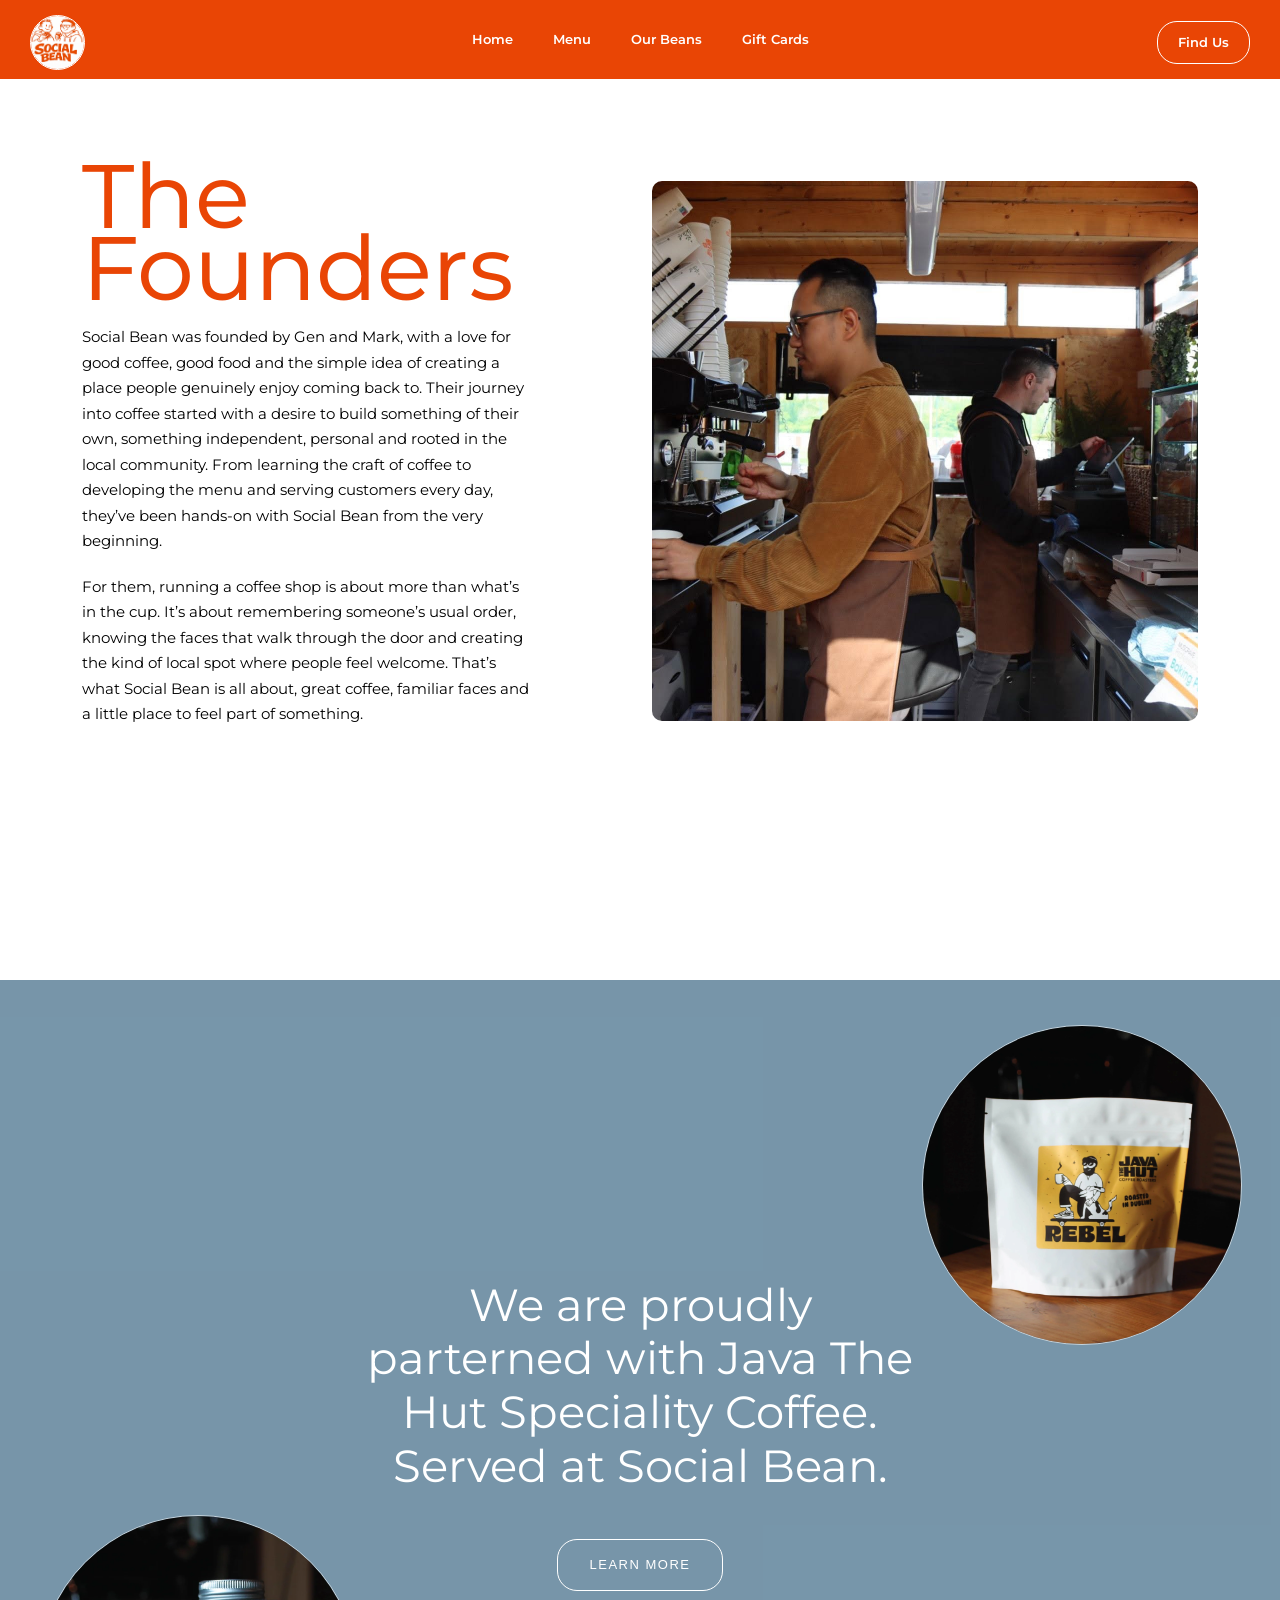
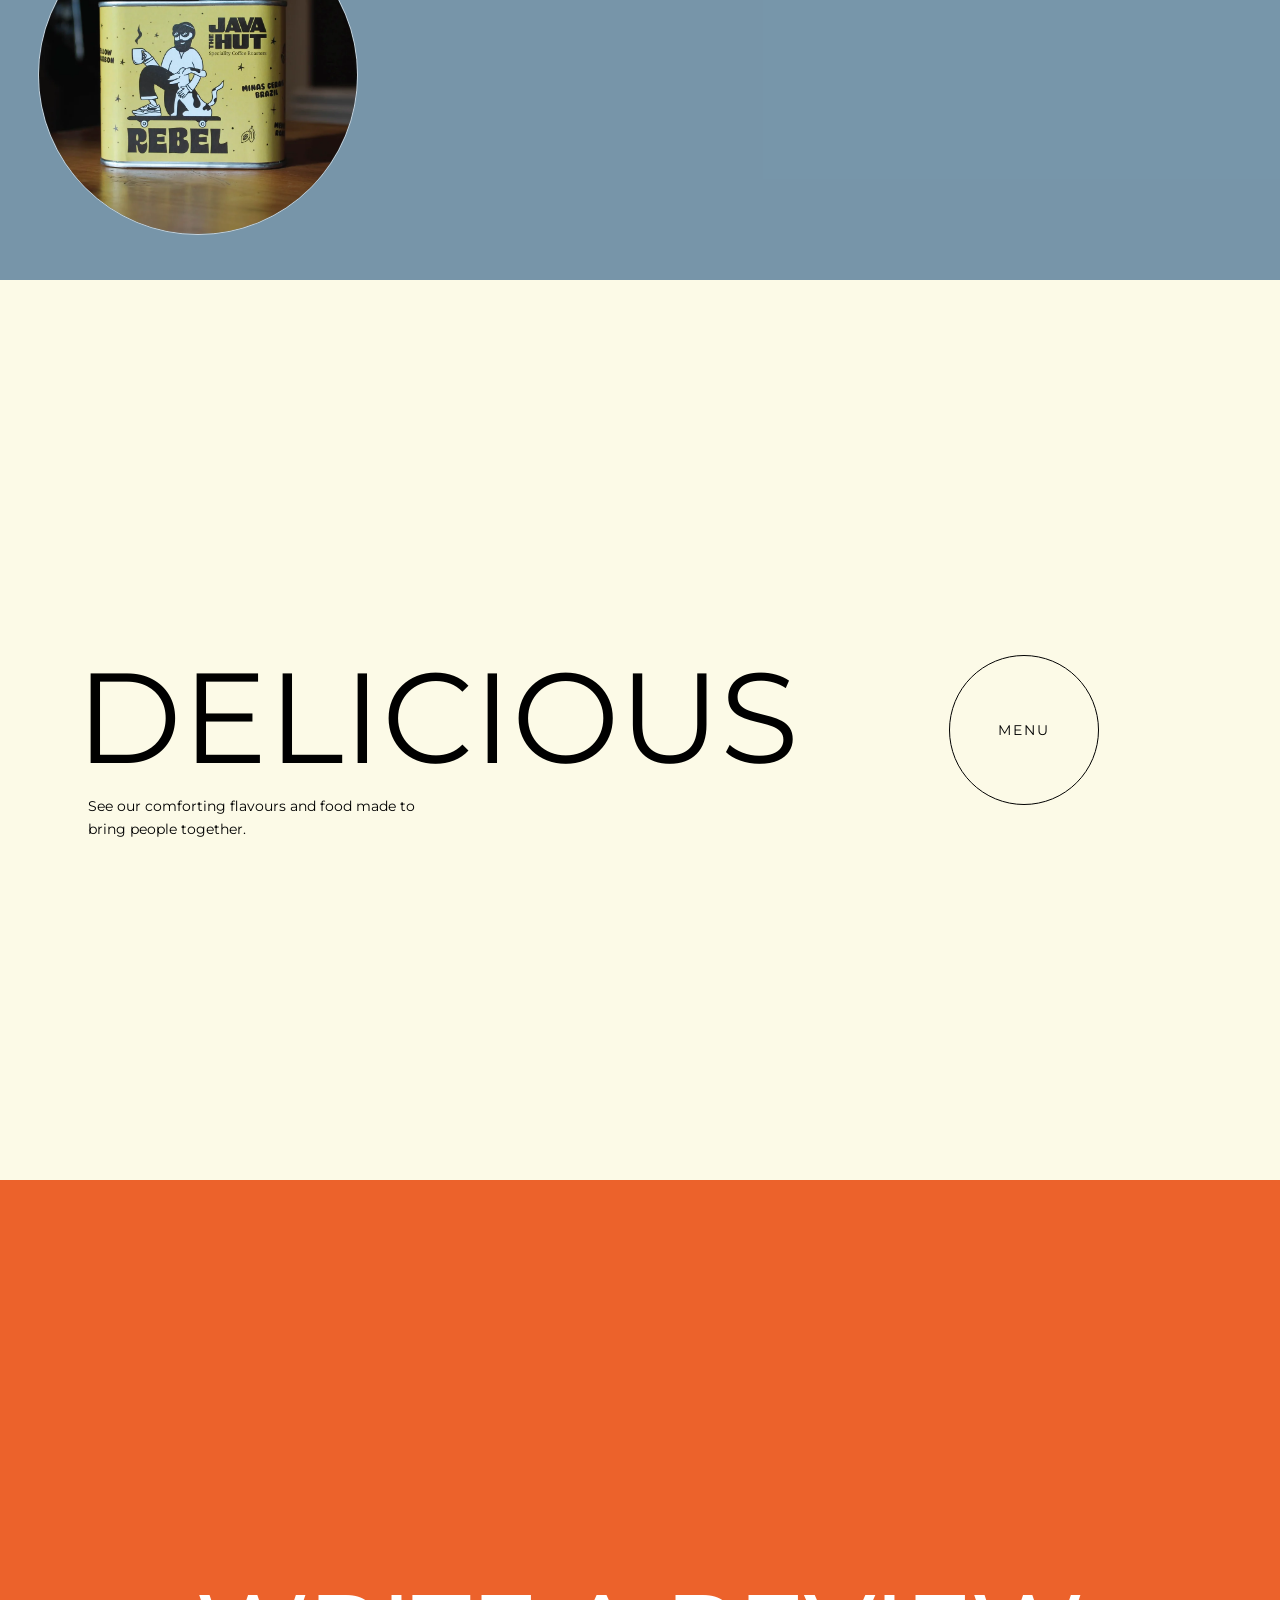
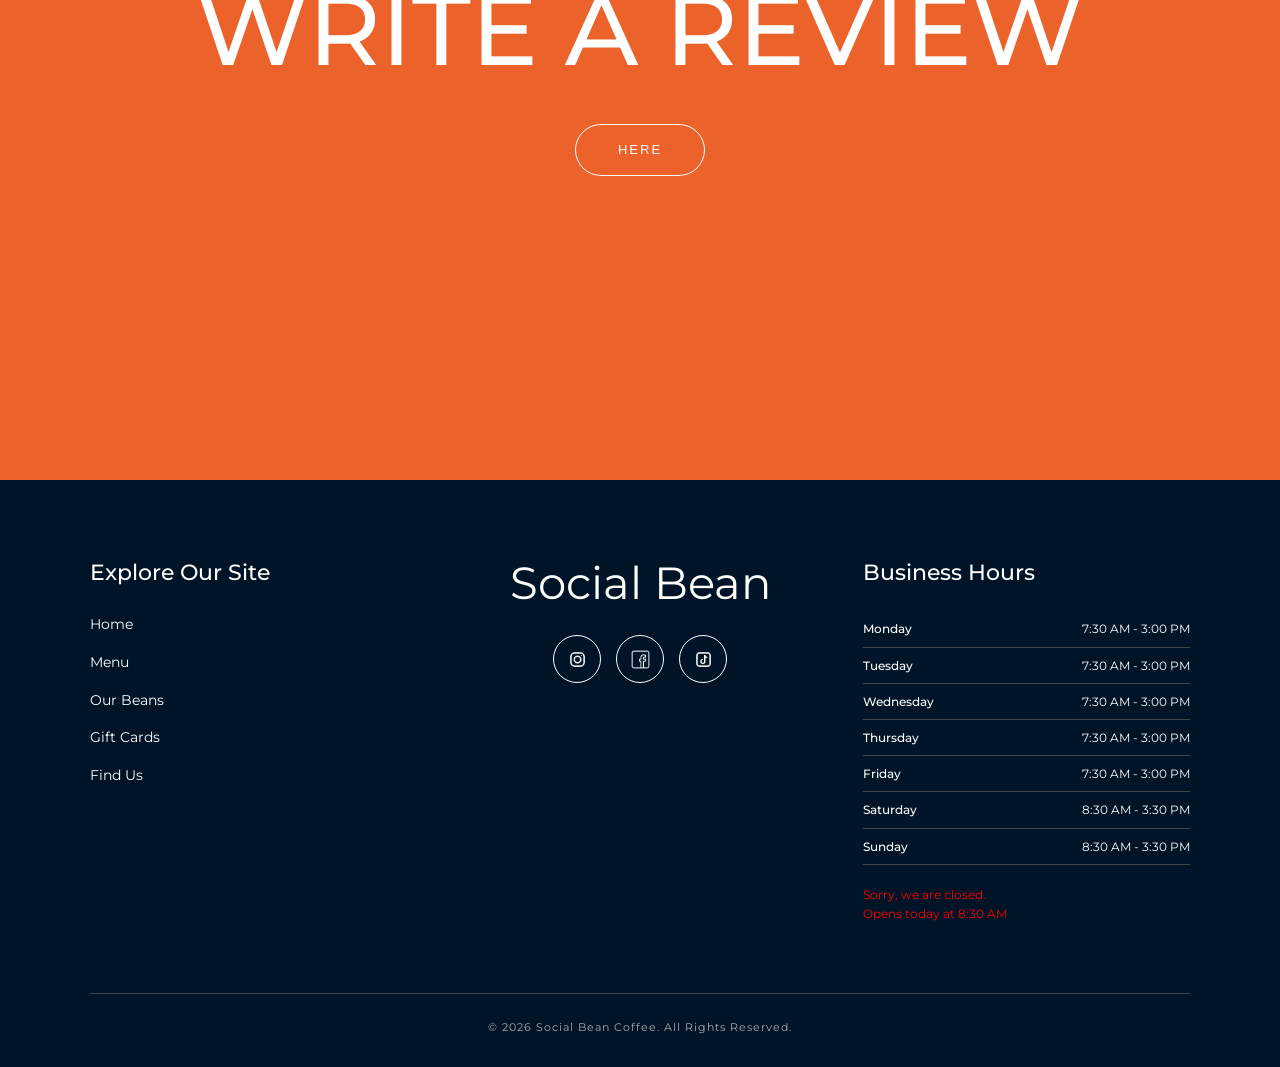
<file: index.html>
<!DOCTYPE html>
<html lang="en">
<head>
    <meta charset="UTF-8">
    <meta name="viewport" content="width=device-width, initial-scale=1.0">
    <title>Social Bean Coffee - Home</title>
    <link rel="icon" type="image/jpeg" href="images/logo.jpg">
    

    <!-- Bootstrap CSS -->
    <link href="https://cdn.jsdelivr.net/npm/bootstrap@5.3.8/dist/css/bootstrap.min.css" rel="stylesheet">
    <link rel="stylesheet" href="https://cdn.jsdelivr.net/npm/bootstrap-icons@1.13.1/font/bootstrap-icons.min.css">

    <!-- Custom CSS -->
    <link rel="stylesheet" href="css/styles.css">
    <link rel="stylesheet" href="css/format-styles.css">
</head>
<!-- Header Carousel -->

<body>

    <!-- Navigation -->


<nav class="navbar">

    <!-- LOGO -->
    <a href="index.html" class="brand">
        <div class="nav-logo">
            <img src="images/logo.jpg" alt="Social Bean Coffee">
        </div>
    </a>

    <!-- RIGHT SIDE BUTTONS -->
    <div class="mobile-nav-buttons">

        <!-- LOCATION -->
        <a href="findus.html" class="location-btn" aria-label="Find Us">
            <i class="bi bi-geo-alt-fill"></i>
        </a>

        <!-- HAMBURGER -->
        <div class="menu-btn" onclick="toggleMenu()">☰</div>

    </div>

    <ul class="nav-links" id="menu">
        <li><a href="index.html">Home</a></li>
        <li><a href="menu.html">Menu</a></li>
        <li><a href="beans.html">Our Beans</a></li>
        <li>
            <a href="https://app.squareup.com/gift/ML3B64FFRQSQ2/order">
                Gift Cards
            </a>
        </li>

        <li class="mobile-find">
            <a href="findus.html" class="find-btn">Find Us</a>
        </li>
    </ul>

    <!-- DESKTOP FIND US -->
    <a href="findus.html" class="find-btn desktop-find">
        Find Us
    </a>

</nav>

    <!-- =========================
         SECTION 1 — FOUNDERS
    ========================== -->

<section class="founders section">

    <div class="container">
        <div class="row align-items-center">

            <!-- TEXT -->
            <div class="col-12 col-md-6">
                <div class="founders-text">

                    <h1>The Founders</h1>

                    <!-- FIRST PARAGRAPH -->
                    <p class="description">
                        Social Bean was founded by Gen and Mark, with a love for good coffee, good food and the simple idea of creating a place people genuinely enjoy coming back to.

                        Their journey into coffee started with a desire to build something of their own, something independent, personal and rooted in the local community.

                        From learning the craft of coffee to developing the menu and serving customers every day, they’ve been hands-on with Social Bean from the very beginning.
                    </p>


                    <!-- PHONE IMAGE -->
                    <div class="founders-phone-image">
                        <img src="images/founders2.jpg" alt="The founders">
                    </div>


                    <!-- SECOND PARAGRAPH -->
                    <p class="description">
                        For them, running a coffee shop is about more than what’s in the cup. It’s about remembering someone’s usual order, knowing the faces that walk through the door and creating the kind of local spot where people feel welcome.

                        That’s what Social Bean is all about, great coffee, familiar faces and a little place to feel part of something.
                    </p>

                </div>
            </div>


            <!-- DESKTOP IMAGE -->
            <div class="col-12 col-md-6">
                <div class="founders-image">
                    <img src="images/founders2.jpg" alt="The founders">
                </div>
            </div>

        </div>
    </div>

</section>


    <!-- =========================
         SECTION 2 — ABOUT
    ========================== -->

    <section class="about section">

        <img class="circle-image circle-one"
             src="images/coffee_beans1.webp"
             alt="The Java Hut Tin">

        <div class="about-content">

            <p>
                We are proudly parterned with Java The Hut Speciality Coffee. <br>Served at Social Bean.
            </p>

            <a href="beans.html" class="outline-button">learn More</a>

        </div>

        <img class="circle-image circle-two"
             src="images/coffee_beans2.webp"
             alt="The Java Hut Bag">

    </section>


    <!-- =========================
         SECTION 3 — MENU
    ========================== -->

<section class="delicious section">

    <div class="container-fluid">
        <div class="row align-items-center">

            <!-- LEFT: HEADING + PARAGRAPH -->
            <div class="col-12 col-md-8">
                <div class="delicious-content">

                    <h2>DELICIOUS</h2>

                    <p>
                        See our comforting flavours
                        and food made to bring people together.
                    </p>

                </div>
            </div>

            <!-- RIGHT: MENU BUTTON -->
            <div class="col-12 col-md-4">
                <div class="menu-container">

                    <a href="menu.html" class="menu-button">
                        MENU
                    </a>

                </div>
            </div>

        </div>
    </div>

</section>


    <!-- =========================
         SECTION 4 — SOCIALS
    ========================== -->

    <section class="social section">

        <div class="social-content">

            <h2>WRITE A REVIEW</h2>

            <a href="https://www.google.com/maps/place//data=!4m3!3m2!1s0x4867116e66f8d125:0xec80ce15a439bc5c!12e1?source=g.page.m.nd._&utm_source=ig&laa=nmx-reviews-dialog" class="here-button">
                HERE
            </a>

        </div>


    </section>



<!-- =========================================================
     FOOTER
========================================================= -->

<footer class="site-footer">

    <div class="footer-container">

        <!-- =========================
             LEFT — SITE LINKS
        ========================= -->

        <div class="footer-links">

            <h2>Explore Our Site</h2>

            <ul>
                <li><a href="index.html">Home</a></li>
                <li><a href="menu.html">Menu</a></li>
                <li><a href="beans.html">Our Beans</a></li>
                <li><a href="https://app.squareup.com/gift/ML3B64FFRQSQ2/order">Gift Cards</a></li>
                <li><a href="findus.html">Find Us</a></li>
            </ul>

        </div>


        <!-- =========================
             CENTER — SOCIAL BEAN
        ========================= -->

        <div class="footer-center">

            <h1>Social Bean</h1>

            <div class="footer-social-links">

                <a href="#" aria-label="Instagram">
                    <img src="images/instagram_logo.png" alt="Instagram">
                </a>

                <a href="#" aria-label="Facebook">
                    <img src="images/facebook_logo.png" alt="Facebook">
                </a>

                <a href="#" aria-label="TikTok">
                    <img src="images/tiktok_logo.png" alt="TikTok">
                </a>

            </div>

        </div>


        <!-- =========================
             RIGHT — BUSINESS HOURS
        ========================= -->

        <div class="footer-hours">

            <h2>Business Hours</h2>

            <div class="footer-hours-list">

                <div>
                    <span>Monday</span>
                    <span>7:30 AM - 3:00 PM</span>
                </div>

                <div>
                    <span>Tuesday</span>
                    <span>7:30 AM - 3:00 PM</span>
                </div>

                <div>
                    <span>Wednesday</span>
                    <span>7:30 AM - 3:00 PM</span>
                </div>

                <div>
                    <span>Thursday</span>
                    <span>7:30 AM - 3:00 PM</span>
                </div>

                <div>
                    <span>Friday</span>
                    <span>7:30 AM - 3:00 PM</span>
                </div>

                <div>
                    <span>Saturday</span>
                    <span>8:30 AM - 3:30 PM</span>
                </div>

                <div>
                    <span>Sunday</span>
                    <span>8:30 AM - 3:30 PM</span>
                </div>

            </div>

            <!-- Your existing JavaScript uses this ID -->
            <p id="footer-status"></p>

        </div>

    </div>


    <!-- =========================
         COPYRIGHT
    ========================= -->

    <div class="footer-bottom">

        <p>
            &copy; 2026 Social Bean Coffee. All Rights Reserved.
        </p>

    </div>

</footer>

<!-- Bootstrap JS -->
<script src="https://cdn.jsdelivr.net/npm/bootstrap@5.3.8/dist/js/bootstrap.bundle.min.js"></script>

<!-- Your JavaScript -->
<script>
function toggleMenu() {
    document.getElementById("menu").classList.toggle("active");
}
</script>
<script>

const schedule = {
    0: { openHour: 8, openMinute: 30, closeHour: 15, closeMinute: 30 },   // Sunday
    1: { openHour: 7, openMinute: 30, closeHour: 15, closeMinute: 0 },   // Monday
    2: { openHour: 7, openMinute: 30, closeHour: 15, closeMinute: 0 },   // Tuesday
    3: { openHour: 7, openMinute: 30, closeHour: 15, closeMinute: 0 },   // Wednesday
    4: { openHour: 7, openMinute: 30, closeHour: 15, closeMinute: 0 },   // Thursday
    5: { openHour: 7, openMinute: 30, closeHour: 15, closeMinute: 0 },   // Friday
    6: { openHour: 8, openMinute: 30, closeHour: 15, closeMinute: 30 }   // Saturday
};

const dayNames = [
    "Sunday",
    "Monday",
    "Tuesday",
    "Wednesday",
    "Thursday",
    "Friday",
    "Saturday"
];

function formatTime(hour, minute) {

    const period = hour >= 12 ? "PM" : "AM";
    let displayHour = hour % 12;

    if (displayHour === 0) displayHour = 12;

    return `${displayHour}:${minute.toString().padStart(2, "0")} ${period}`;
}

function checkStatus() {

    const now = new Date();

    const day = now.getDay();
    const currentMinutes = now.getHours() * 60 + now.getMinutes();

    const today = schedule[day];
    const status = document.getElementById("footer-status");

    const openMinutes = today.openHour * 60 + today.openMinute;
    const closeMinutes = today.closeHour * 60 + today.closeMinute;

    if (currentMinutes < openMinutes) {

        status.innerHTML = `Sorry, we are closed.<br>Opens today at ${formatTime(today.openHour, today.openMinute)}`;
        status.style.color = "red";
        return;
    }

    if (currentMinutes >= openMinutes && currentMinutes < closeMinutes) {

        status.innerHTML = "We are open! Come and Visit.";
        status.style.color = "green";
        return;
    }

    for (let i = 1; i <= 7; i++) {

        const nextDay = (day + i) % 7;

        if (schedule[nextDay]) {

            const next = schedule[nextDay];

            status.innerHTML = `Sorry, we are closed.<br>Opens ${dayNames[nextDay]} at ${formatTime(next.openHour, next.openMinute)}`;

            status.style.color = "#FF0000";
            return;
        }
    }
}

checkStatus();

</script>
<script src="script.js"></script>

</body>
</html>
</file>
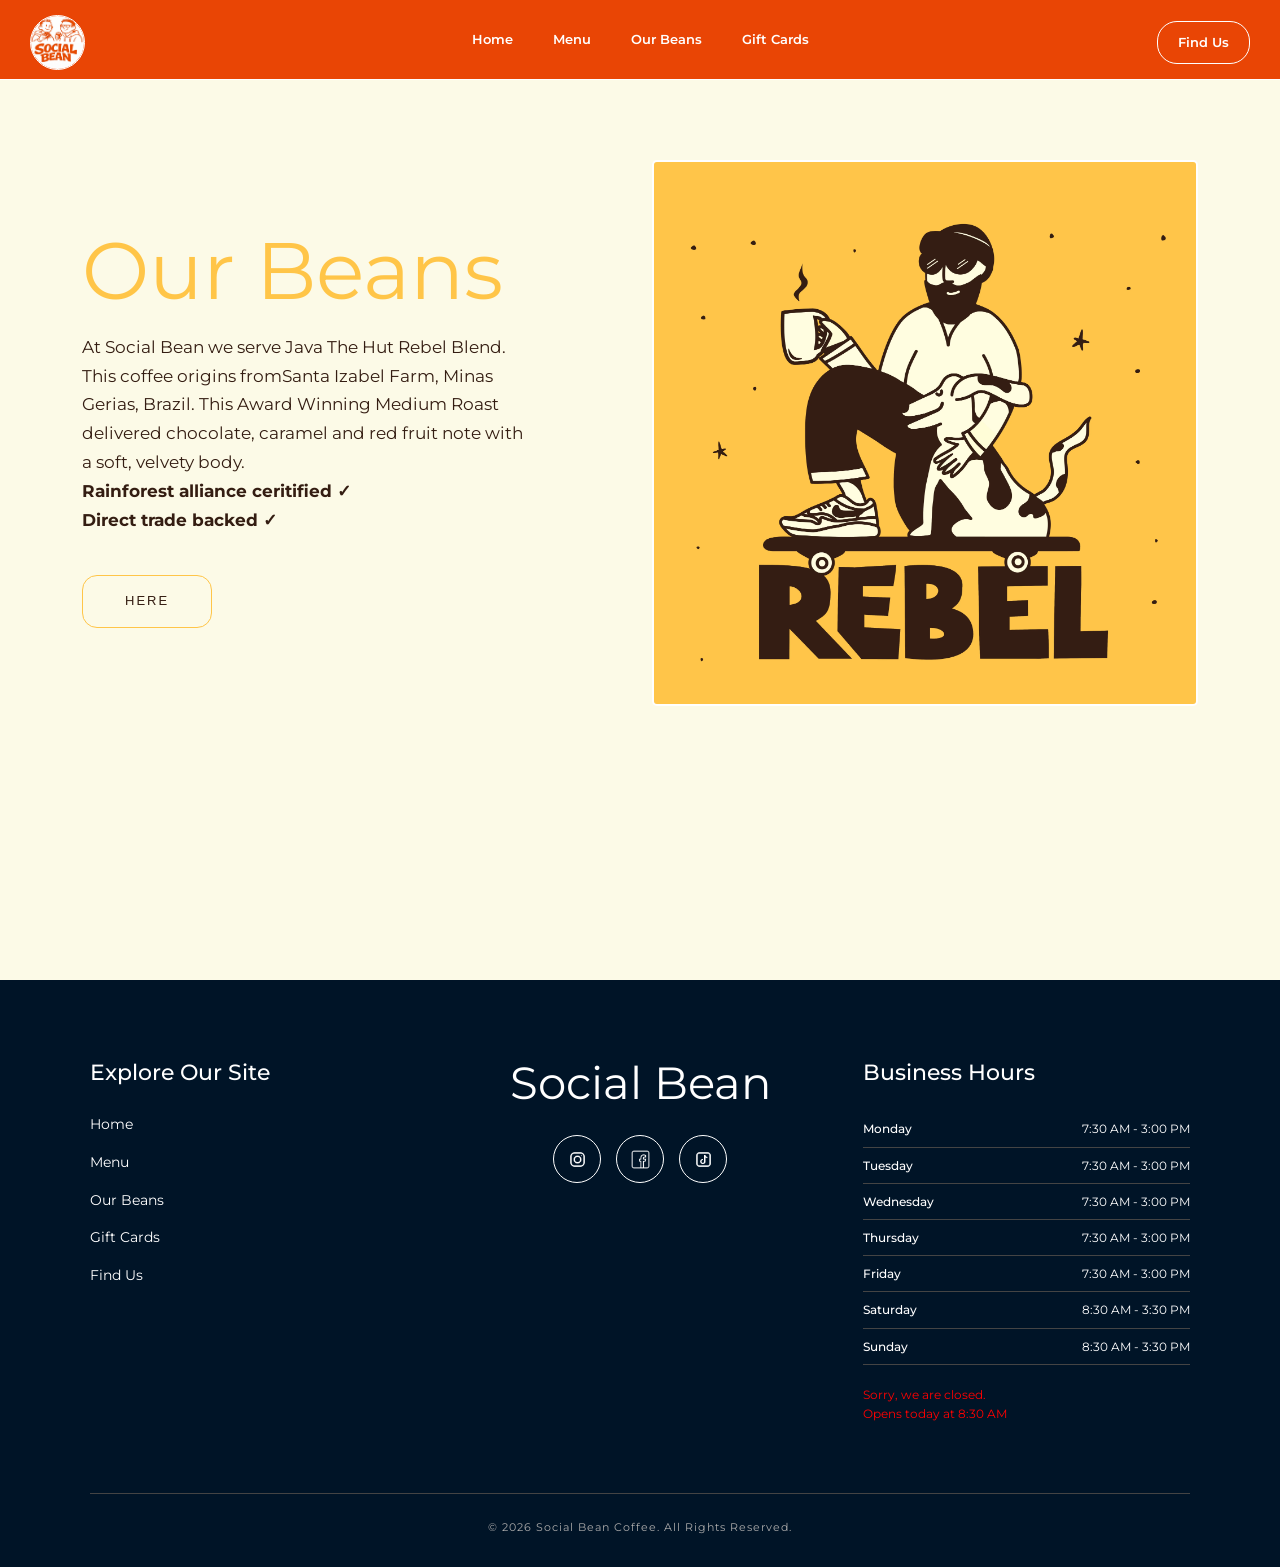
<file: beans.html>
<!DOCTYPE html>
<html lang="en">
<head>
    <meta charset="UTF-8">
    <meta name="viewport" content="width=device-width, initial-scale=1.0">
    <title>Social Bean Coffee - Home</title>
    <link rel="icon" type="image/jpeg" href="images/logo.jpg">
    

    <!-- Bootstrap CSS -->
    <link href="https://cdn.jsdelivr.net/npm/bootstrap@5.3.8/dist/css/bootstrap.min.css" rel="stylesheet">
    <link rel="stylesheet" href="https://cdn.jsdelivr.net/npm/bootstrap-icons@1.13.1/font/bootstrap-icons.min.css">

    <!-- Custom CSS -->
    <link rel="stylesheet" href="css/styles.css">
    <link rel="stylesheet" href="css/format-styles.css">
</head>
<!-- Header Carousel -->

<body>

    <!-- Navigation -->


<nav class="navbar">

    <!-- LOGO -->
    <a href="index.html" class="brand">
        <div class="nav-logo">
            <img src="images/logo.jpg" alt="Social Bean Coffee">
        </div>
    </a>

    <!-- RIGHT SIDE BUTTONS -->
    <div class="mobile-nav-buttons">

        <!-- LOCATION -->
        <a href="findus.html" class="location-btn" aria-label="Find Us">
            <i class="bi bi-geo-alt-fill"></i>
        </a>

        <!-- HAMBURGER -->
        <div class="menu-btn" onclick="toggleMenu()">☰</div>

    </div>

    <ul class="nav-links" id="menu">
        <li><a href="index.html">Home</a></li>
        <li><a href="menu.html">Menu</a></li>
        <li><a href="beans.html">Our Beans</a></li>
        <li>
            <a href="https://app.squareup.com/gift/ML3B64FFRQSQ2/order">
                Gift Cards
            </a>
        </li>

        <li class="mobile-find">
            <a href="findus.html" class="find-btn">Find Us</a>
        </li>
    </ul>

    <!-- DESKTOP FIND US -->
    <a href="findus.html" class="find-btn desktop-find">
        Find Us
    </a>

</nav>

    <!-- =========================
         SECTION 1 — coffee beans
    ========================== -->

<section class="coffee section">

<div class="container">
    <div class="row align-items-center">

        <!-- TEXT -->
        <div class="col-12 col-md-6">

            <div class="coffee-text">

                <h1>Our Beans</h1>

                <p class="coffee-description">
                    At Social Bean we serve Java The Hut Rebel Blend. <br>
                    This coffee origins fromSanta Izabel Farm, Minas Gerias, Brazil.
                    This Award Winning Medium Roast delivered chocolate, caramel and
                    red fruit note with a soft, velvety body.
                    <br><b>Rainforest alliance ceritified ✓ <br>Direct trade backed ✓</b>
                </p>

            </div>

            <a href="https://javathehut.ie/" class="coffee-here-button">
                HERE
            </a>

        </div>

        <!-- IMAGE -->
        <div class="col-12 col-md-6">

            <div class="coffee-image">
                <img src="images/rebel_coffee.webp" alt="Rebel Coffee">
            </div>

        </div>

    </div>
</div>

</section>



<!-- =========================================================
     FOOTER
========================================================= -->

<footer class="site-footer">

    <div class="footer-container">

        <!-- =========================
             LEFT — SITE LINKS
        ========================= -->


        <div class="footer-links">

            <h2>Explore Our Site</h2>

            <ul>
                <li><a href="index.html">Home</a></li>
                <li><a href="menu.html">Menu</a></li>
                <li><a href="beans.html">Our Beans</a></li>
                <li><a href="https://app.squareup.com/gift/ML3B64FFRQSQ2/order">Gift Cards</a></li>
                <li><a href="findus.html">Find Us</a></li>
            </ul>

        </div>


        <!-- =========================
             CENTER — SOCIAL BEAN
        ========================= -->

        <div class="footer-center">

            <h1>Social Bean</h1>

            <div class="footer-social-links">

                <a href="#" aria-label="Instagram">
                    <img src="images/instagram_logo.png" alt="Instagram">
                </a>

                <a href="#" aria-label="Facebook">
                    <img src="images/facebook_logo.png" alt="Facebook">
                </a>

                <a href="#" aria-label="TikTok">
                    <img src="images/tiktok_logo.png" alt="TikTok">
                </a>

            </div>

        </div>


        <!-- =========================
             RIGHT — BUSINESS HOURS
        ========================= -->

        <div class="footer-hours">

            <h2>Business Hours</h2>

            <div class="footer-hours-list">

                <div>
                    <span>Monday</span>
                    <span>7:30 AM - 3:00 PM</span>
                </div>

                <div>
                    <span>Tuesday</span>
                    <span>7:30 AM - 3:00 PM</span>
                </div>

                <div>
                    <span>Wednesday</span>
                    <span>7:30 AM - 3:00 PM</span>
                </div>

                <div>
                    <span>Thursday</span>
                    <span>7:30 AM - 3:00 PM</span>
                </div>

                <div>
                    <span>Friday</span>
                    <span>7:30 AM - 3:00 PM</span>
                </div>

                <div>
                    <span>Saturday</span>
                    <span>8:30 AM - 3:30 PM</span>
                </div>

                <div>
                    <span>Sunday</span>
                    <span>8:30 AM - 3:30 PM</span>
                </div>

            </div>

            <!-- Your existing JavaScript uses this ID -->
            <p id="footer-status"></p>

        </div>

    </div>


    <!-- =========================
         COPYRIGHT
    ========================= -->

    <div class="footer-bottom">

        <p>
            &copy; 2026 Social Bean Coffee. All Rights Reserved.
        </p>

    </div>

</footer>

<!-- Bootstrap JS -->
<script src="https://cdn.jsdelivr.net/npm/bootstrap@5.3.8/dist/js/bootstrap.bundle.min.js"></script>

<!-- Your JavaScript -->
<script>
function toggleMenu() {
    document.getElementById("menu").classList.toggle("active");
}
</script>
<script>

const schedule = {
    0: { openHour: 8, openMinute: 30, closeHour: 15, closeMinute: 30 },   // Sunday
    1: { openHour: 7, openMinute: 30, closeHour: 15, closeMinute: 0 },   // Monday
    2: { openHour: 7, openMinute: 30, closeHour: 15, closeMinute: 0 },   // Tuesday
    3: { openHour: 7, openMinute: 30, closeHour: 15, closeMinute: 0 },   // Wednesday
    4: { openHour: 7, openMinute: 30, closeHour: 15, closeMinute: 0 },   // Thursday
    5: { openHour: 7, openMinute: 30, closeHour: 15, closeMinute: 0 },   // Friday
    6: { openHour: 8, openMinute: 30, closeHour: 15, closeMinute: 30 }   // Saturday
};

const dayNames = [
    "Sunday",
    "Monday",
    "Tuesday",
    "Wednesday",
    "Thursday",
    "Friday",
    "Saturday"
];

function formatTime(hour, minute) {

    const period = hour >= 12 ? "PM" : "AM";
    let displayHour = hour % 12;

    if (displayHour === 0) displayHour = 12;

    return `${displayHour}:${minute.toString().padStart(2, "0")} ${period}`;
}

function checkStatus() {

    const now = new Date();

    const day = now.getDay();
    const currentMinutes = now.getHours() * 60 + now.getMinutes();

    const today = schedule[day];
    const status = document.getElementById("footer-status");

    const openMinutes = today.openHour * 60 + today.openMinute;
    const closeMinutes = today.closeHour * 60 + today.closeMinute;

    if (currentMinutes < openMinutes) {

        status.innerHTML = `Sorry, we are closed.<br>Opens today at ${formatTime(today.openHour, today.openMinute)}`;
        status.style.color = "red";
        return;
    }

    if (currentMinutes >= openMinutes && currentMinutes < closeMinutes) {

        status.innerHTML = "We are open! Come and Visit.";
        status.style.color = "green";
        return;
    }

    for (let i = 1; i <= 7; i++) {

        const nextDay = (day + i) % 7;

        if (schedule[nextDay]) {

            const next = schedule[nextDay];

            status.innerHTML = `Sorry, we are closed.<br>Opens ${dayNames[nextDay]} at ${formatTime(next.openHour, next.openMinute)}`;

            status.style.color = "#FF0000";
            return;
        }
    }
}

checkStatus();

</script>
<script src="script.js"></script>

</body>
</html>
</file>
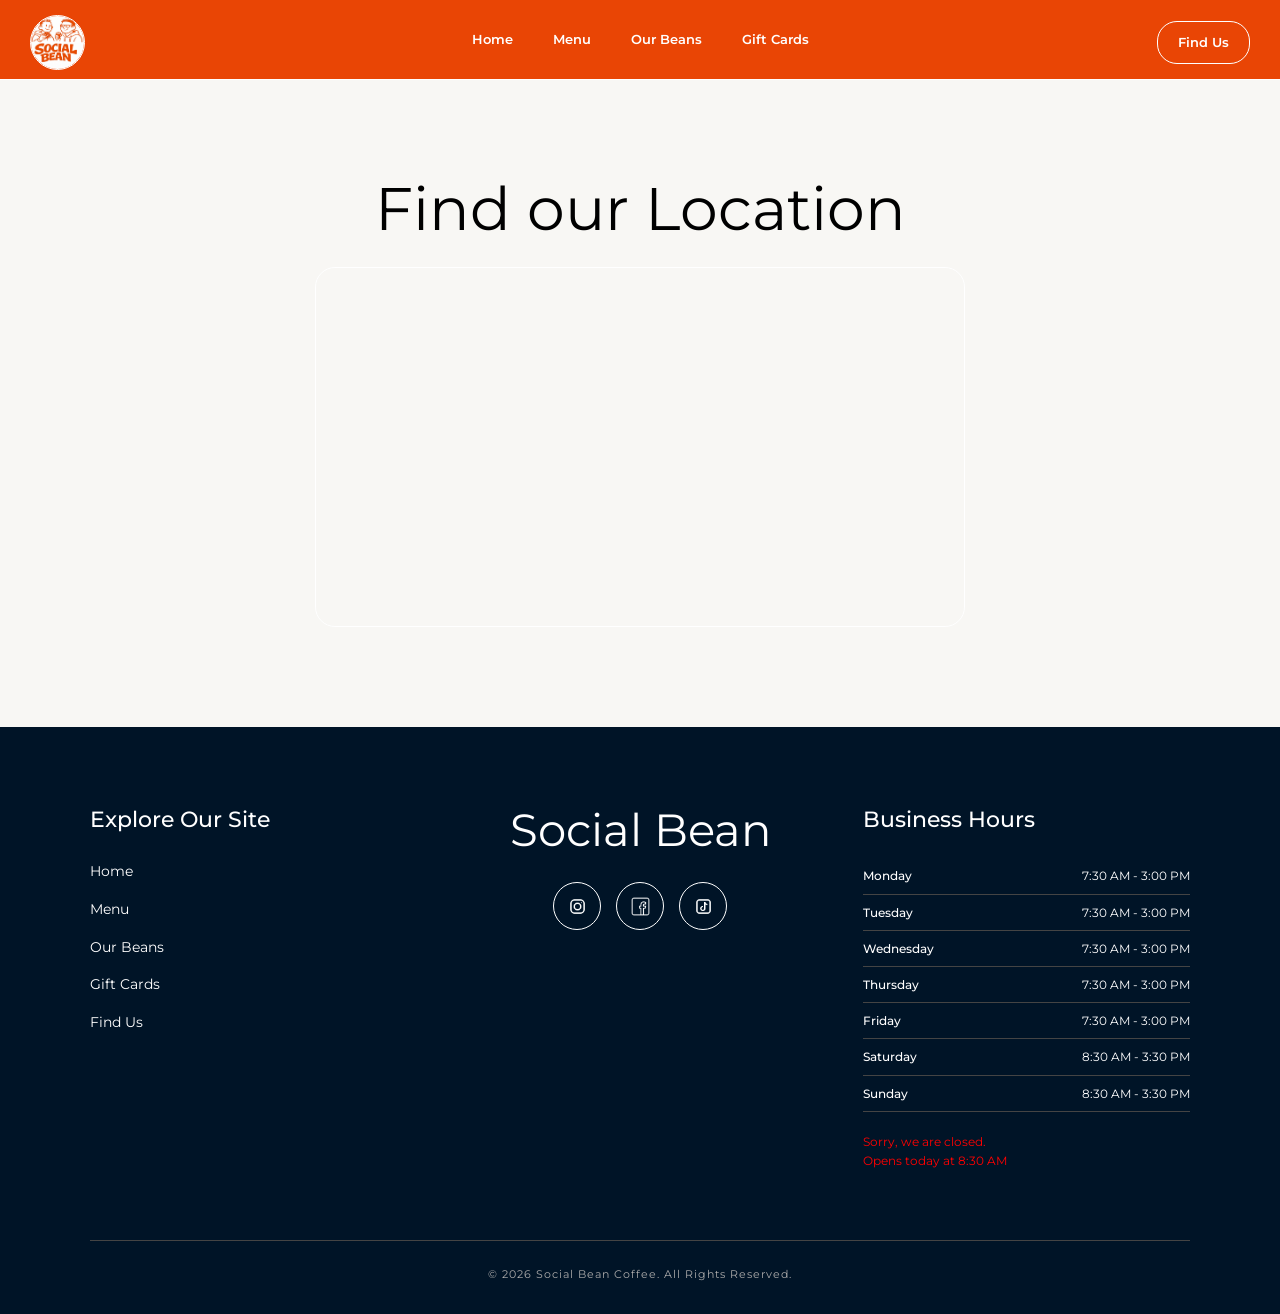
<file: findus.html>
<!DOCTYPE html>
<html lang="en">
<head>
    <meta charset="UTF-8">
    <meta name="viewport" content="width=device-width, initial-scale=1.0">
    <title>Social Bean Coffee - Home</title>
    <link rel="icon" type="image/jpeg" href="images/logo.jpg">
    

    <!-- Bootstrap CSS -->
    <link href="https://cdn.jsdelivr.net/npm/bootstrap@5.3.8/dist/css/bootstrap.min.css" rel="stylesheet">
    <link rel="stylesheet" href="https://cdn.jsdelivr.net/npm/bootstrap-icons@1.13.1/font/bootstrap-icons.min.css">

    <!-- Custom CSS -->
    <link rel="stylesheet" href="css/styles.css">
    <link rel="stylesheet" href="css/format-styles.css">
</head>
<!-- Header Carousel -->

<body>

    <!-- Navigation -->


<nav class="navbar">

    <!-- LOGO -->
    <a href="index.html" class="brand">
        <div class="nav-logo">
            <img src="images/logo.jpg" alt="Social Bean Coffee">
        </div>
    </a>

    <!-- RIGHT SIDE BUTTONS -->
    <div class="mobile-nav-buttons">

        <!-- LOCATION -->
        <a href="findus.html" class="location-btn" aria-label="Find Us">
            <i class="bi bi-geo-alt-fill"></i>
        </a>

        <!-- HAMBURGER -->
        <div class="menu-btn" onclick="toggleMenu()">☰</div>

    </div>

    <ul class="nav-links" id="menu">
        <li><a href="index.html">Home</a></li>
        <li><a href="menu.html">Menu</a></li>
        <li><a href="beans.html">Our Beans</a></li>
        <li>
            <a href="https://app.squareup.com/gift/ML3B64FFRQSQ2/order">
                Gift Cards
            </a>
        </li>

        <li class="mobile-find">
            <a href="findus.html" class="find-btn">Find Us</a>
        </li>
    </ul>

    <!-- DESKTOP FIND US -->
    <a href="findus.html" class="find-btn desktop-find">
        Find Us
    </a>

</nav>


<!-- =========================
     LOCATION + HOURS
========================= -->

<section class="info-section">

    <!-- LEFT — LOCATION -->
    <div class="location-box">

        <div class="location-content">
            <h2>Find our Location</h2>

            <iframe 
                src="https://www.google.com/maps/embed?pb=!1m18!1m12!1m3!1d54708374.483432606!2d-92.37427924480475!3d33.18435026261258!2m3!1f0!2f0!3f0!3m2!1i1024!2i768!4f13.1!3m3!1m2!1s0x4867116e66f8d125%3A0xec80ce15a439bc5c!2sSocial%20Bean%20Limited!5e0!3m2!1sen!2sie!4v1784375020096!5m2!1sen!2sie"
                allowfullscreen=""
                loading="lazy"
                referrerpolicy="strict-origin-when-cross-origin">
            </iframe>

        </div>

    </div>


</section>




<!-- =========================
     FOLLOW ALONG
========================= 

<section class="follow-along-section">

    <div class="follow-content">

        <h2>Follow Along</h2>

        <p class="follow-subtitle">
            Come hang out with us online.
        </p> 

         FEATURED IMAGE
        <div class="follow-image">
            <img src="images/founders.jpg" alt="Social Bean Coffee">
        </div>

        SOCIAL LINKS 
        <div class="social-links">

            <a href="#" aria-label="Instagram">
                <img src="images/instagram_logo.png" alt="Instagram">
            </a>

            <a href="#" aria-label="Facebook">
                <img src="images/facebook_logo.png" alt="Facebook">
            </a>

            <a href="#" aria-label="TikTok">
                <img src="images/tiktok_logo.png" alt="TikTok">
            </a>

        </div>

    </div>

</section> -->


<!-- =========================================================
     FOOTER
========================================================= -->

<footer class="site-footer">

    <div class="footer-container">

        <!-- =========================
             LEFT — SITE LINKS
        ========================= -->

        <div class="footer-links">

            <h2>Explore Our Site</h2>

            <ul>
                <li><a href="index.html">Home</a></li>
                <li><a href="menu.html">Menu</a></li>
                <li><a href="beans.html">Our Beans</a></li>
                <li><a href="https://app.squareup.com/gift/ML3B64FFRQSQ2/order">Gift Cards</a></li>
                <li><a href="findus.html">Find Us</a></li>
            </ul>

        </div>


        <!-- =========================
             CENTER — SOCIAL BEAN
        ========================= -->

        <div class="footer-center">

            <h1>Social Bean</h1>

            <div class="footer-social-links">

                <a href="#" aria-label="Instagram">
                    <img src="images/instagram_logo.png" alt="Instagram">
                </a>

                <a href="#" aria-label="Facebook">
                    <img src="images/facebook_logo.png" alt="Facebook">
                </a>

                <a href="#" aria-label="TikTok">
                    <img src="images/tiktok_logo.png" alt="TikTok">
                </a>

            </div>

        </div>


        <!-- =========================
             RIGHT — BUSINESS HOURS
        ========================= -->

        <div class="footer-hours">

            <h2>Business Hours</h2>

            <div class="footer-hours-list">

                <div>
                    <span>Monday</span>
                    <span>7:30 AM - 3:00 PM</span>
                </div>

                <div>
                    <span>Tuesday</span>
                    <span>7:30 AM - 3:00 PM</span>
                </div>

                <div>
                    <span>Wednesday</span>
                    <span>7:30 AM - 3:00 PM</span>
                </div>

                <div>
                    <span>Thursday</span>
                    <span>7:30 AM - 3:00 PM</span>
                </div>

                <div>
                    <span>Friday</span>
                    <span>7:30 AM - 3:00 PM</span>
                </div>

                <div>
                    <span>Saturday</span>
                    <span>8:30 AM - 3:30 PM</span>
                </div>

                <div>
                    <span>Sunday</span>
                    <span>8:30 AM - 3:30 PM</span>
                </div>

            </div>

            <!-- Your existing JavaScript uses this ID -->
            <p id="footer-status"></p>

        </div>

    </div>


    <!-- =========================
         COPYRIGHT
    ========================= -->

    <div class="footer-bottom">

        <p>
            &copy; 2026 Social Bean Coffee. All Rights Reserved.
        </p>

    </div>

</footer>

<!-- Bootstrap JS -->
<script src="https://cdn.jsdelivr.net/npm/bootstrap@5.3.8/dist/js/bootstrap.bundle.min.js"></script>

<!-- Your JavaScript -->
<script>
function toggleMenu() {
    document.getElementById("menu").classList.toggle("active");
}
</script>
<script>

const schedule = {
    0: { openHour: 8, openMinute: 30, closeHour: 15, closeMinute: 30 },   // Sunday
    1: { openHour: 7, openMinute: 30, closeHour: 15, closeMinute: 0 },   // Monday
    2: { openHour: 7, openMinute: 30, closeHour: 15, closeMinute: 0 },   // Tuesday
    3: { openHour: 7, openMinute: 30, closeHour: 15, closeMinute: 0 },   // Wednesday
    4: { openHour: 7, openMinute: 30, closeHour: 15, closeMinute: 0 },   // Thursday
    5: { openHour: 7, openMinute: 30, closeHour: 15, closeMinute: 0 },   // Friday
    6: { openHour: 8, openMinute: 30, closeHour: 15, closeMinute: 30 }   // Saturday
};

const dayNames = [
    "Sunday",
    "Monday",
    "Tuesday",
    "Wednesday",
    "Thursday",
    "Friday",
    "Saturday"
];

function formatTime(hour, minute) {

    const period = hour >= 12 ? "PM" : "AM";
    let displayHour = hour % 12;

    if (displayHour === 0) displayHour = 12;

    return `${displayHour}:${minute.toString().padStart(2, "0")} ${period}`;
}

function checkStatus() {

    const now = new Date();

    const day = now.getDay();
    const currentMinutes = now.getHours() * 60 + now.getMinutes();

    const today = schedule[day];
    const status = document.getElementById("footer-status");

    const openMinutes = today.openHour * 60 + today.openMinute;
    const closeMinutes = today.closeHour * 60 + today.closeMinute;

    if (currentMinutes < openMinutes) {

        status.innerHTML = `Sorry, we are closed.<br>Opens today at ${formatTime(today.openHour, today.openMinute)}`;
        status.style.color = "red";
        return;
    }

    if (currentMinutes >= openMinutes && currentMinutes < closeMinutes) {

        status.innerHTML = "We are open! Come and Visit.";
        status.style.color = "green";
        return;
    }

    for (let i = 1; i <= 7; i++) {

        const nextDay = (day + i) % 7;

        if (schedule[nextDay]) {

            const next = schedule[nextDay];

            status.innerHTML = `Sorry, we are closed.<br>Opens ${dayNames[nextDay]} at ${formatTime(next.openHour, next.openMinute)}`;

            status.style.color = "#FF0000";
            return;
        }
    }
}

checkStatus();

</script>
<script src="script.js"></script>

</body>
</html>
</file>
<file: css/styles.css>
@import url('https://fonts.googleapis.com/css2?family=Abril+Fatface&family=M+PLUS+1:wght@100..900&family=Montserrat:ital,wght@0,100..900;1,100..900&family=Noto+Serif:ital,wght@0,100..900;1,100..900&display=swap');
*{
    margin:0;
    padding:0;
    box-sizing:border-box;
}

html{
    scroll-behavior:smooth;
}


.banner img{
    width:100%;
    height:auto;
    display:block;
}


/* =========================
   CENTER -- LOCATION 
========================= */
.info-section {
    background-color: #f4f3eea9;
    width: 100%;

    display: flex;
    justify-content: center;
    align-items: center;

    padding: 100px 8vw;
}



.location-box {
    width: 100%;
    max-width: 650px;

    margin: 0 auto;

    color: black;
}

.location-content {
    display: flex;
    flex-direction: column;
    align-items: center;
    text-align: center;
}


/* LOCATION HEADING */

.location-content h2 {
    font-family: "Montserrat", sans-serif;

    font-size: 60px;
    line-height: 0.95;
    font-weight: 400;

    margin: 0 0 30px 0;

    color: black;
}


/* GOOGLE MAP */

.location-content iframe {
    width: 100%;
    height: 360px;

    border: 1px solid white !important;
    border-radius: 20px;

    display: block;
}



/* =========================
   MOBILE
========================= */

@media (max-width: 600px) {

    .info-section {
        padding: 70px 20px;

        gap: 50px;
    }


    .location-content h2 {
        font-size: 40px;

        margin-bottom: 25px;
    }


    .location-content iframe {
        height: 300px;

        border-radius: 15px;
    }

}
/*------------------------------------------------------------
--------------------------------------------------------------
--------------------------------------------------------------
------------------------------------------------------------*/
/* =========================
   MENUS PAGE
========================= */

.menus-page {
    width: 100%;
    background: #1a4d6f;
    color: #ffffff;
    font-family: "Montserrat", sans-serif;
}


/* =========================
   MENU SECTIONS
========================= */

.menu-category {
    width: 85%;
    max-width: 1400px;
    margin: 0 auto;
    padding: 100px 0;
}


/* =========================
   SECTION TITLES
========================= */

.menu-category-header {
    text-align: center;
    margin-bottom: 70px;
}

.menu-category-header h1 {
    margin: 0;

    font-family: "Montserrat", sans-serif;
    font-size: clamp(55px, 8vw, 85px);
    font-weight: 600;

    line-height: 0.9;
    letter-spacing: -4px;

    color: #ffffff;
}

.menu-wave {
    margin-top: 25px;

    font-size: 45px;
    font-weight: 700;

    line-height: 0.4;
    letter-spacing: -10px;
}


/* =========================
   GENERAL MENU BOX
========================= */

.menu-box {
    position: relative;

    border: 2px solid #E6CCC2;
    border-radius: 20px;

    background: white;
    color: #e94505;

    overflow: hidden;
}


/* =========================
   BOX CONTENT
========================= */

.menu-box-content {
    padding: 25px;
}

.box-small-title {
    display: block;

    margin-bottom: 30px;

    font-size: 13px;
    font-weight: 700;

    letter-spacing: 1px;
}

.menu-box h2 {
    margin: 0 0 30px;

    font-family: "Montserrat", sans-serif;

    font-size: clamp(35px, 4vw, 65px);
    font-weight: 800;

    line-height: 0.95;
    letter-spacing: -2px;
}


/* =========================
   MENU LIST
========================= */

.menu-list {
    width: 100%;
    margin-top: 25px;
}


/* CATEGORY HEADING */

.menu-list-heading {
    display: flex;

    justify-content: space-between;
    align-items: center;

    gap: 20px;

    padding-bottom: 10px;
    margin-bottom: 5px;

    border-bottom: 1px solid #e94505;

    font-size: 14px;
    font-weight: 800;

    text-transform: uppercase;
}


/* =========================
   MENU ITEM
========================= */

.menu-item {
    display: grid;

    grid-template-columns: 1fr auto;

    gap: 20px;

    padding: 9px 0;

    border-bottom: 1px solid rgba(233, 69, 5, 0.25);

    font-size: 15px;
    font-weight: 500;

    line-height: 1.3;
}


/* PRODUCT */

.menu-item span:first-child {
    text-align: left;
}


/* PRICE */

.menu-item span:last-child {
    text-align: right;

    white-space: nowrap;

    font-weight: 700;
}


/* =========================
   DRINKS LAYOUT
========================= */

.drinks-layout {
    display: grid;

    grid-template-columns: 1.2fr 0.8fr;

    gap: 25px;

    align-items: start;
}


/* LEFT — COFFEES */

.coffees-box {
    min-height: 650px;
}

/* =========================
   LEFT DRINKS COLUMN
========================= */

.drinks-left {
    display: flex;
    flex-direction: column;
    gap: 35px;
}

/* =========================
   CANNED DRINKS BOX
========================= */

.canned-drinks-box {
    width: 100%;
}


/* RIGHT */

.drinks-right {
    display: grid;

    grid-template-rows: auto auto;

    gap: 25px;
}


/* NOT COFFEE */

.not-coffee-box {
    min-height: 300px;
}


/* ADD ONS */

.add-ons-box {
    min-height: 300px;
}


/* =========================
   FOOD MENU
========================= */

.food-menu {
    border-top: 1px solid #e94505;
}


/* MAIN FOOD LAYOUT */

.food-layout {
    display: grid;

    grid-template-columns: 1.15fr 0.85fr;

    gap: 25px;

    align-items: start;
}


/* =========================
   LEFT FOOD COLUMN
========================= */

.food-left {
    display: flex;

    flex-direction: column;

    gap: 25px;
}


/* =========================
   TOASTIES + ACAI
========================= */

/* ---------- TOASTIES ---------- */

.toasties-box {
    width: 100%;
}

.toastie-item {
    padding: 18px 0;
    border-top: 1px solid #e94505;
}

.toastie-item:last-of-type {
    border-bottom: 1px solid #e94505;
}

.toastie-name {
    margin-bottom: 7px;

    font-size: 17px;
    font-weight: 800;
    letter-spacing: 0.5px;
}

.toastie-description {
    font-size: 14px;
    line-height: 1.6;
}


/* ---------- ACAI BOWLS ---------- */

.acai-box {
    width: 100%;
}

.acai-name{
    margin-bottom: 7px;

    font-size: 17px;
    font-weight: 800;
    letter-spacing: 0.5px;
}

.acai-item {
    padding: 18px 0;
    border-top: 1px solid #e94505;
}

/* Remove the dropdown behaviour */
.acai-item summary {
    display: block;
    padding: 0;

    list-style: none;
    cursor: default;

    font-size: 17px;
    font-weight: 800;
    letter-spacing: 0.5px;
}

/* Hide browser arrow */
.acai-item summary::-webkit-details-marker {
    display: none;
}

/* Hide your ↓ button */
.dropdown-arrow {
    display: none;
}

/* Always show description */
.acai-description {
    display: block;

    padding: 8px 0 0;

    font-size: 14px;
    line-height: 1.6;
}

/* Last Acai item */
.acai-item:last-of-type {
    border-bottom: 1px solid #e94505;
}


/* ---------- ACAI PRICES ---------- */

.acai-price {
    display: flex;
    align-items: center;
    gap: 12px;

    margin-top: 5px;

    font-size: 15px;
    text-transform: uppercase;
    padding-top: 25px;

    border-top: 1px solid #e94505;
}

.acai-price strong {
    font-size: 17px;
    margin-right: 15px;
}


/* =========================
   FOOD RIGHT COLUMN
========================= */

.food-right {
    display: grid;

    grid-template-rows: auto auto auto;

    gap: 25px;
}


/* SMALL FOOD BOXES */

.food-small-box {
    min-height: auto;
}


/* =========================
   NOTES
========================= */

.menu-note {
    margin-top: 30px;

    padding-top: 15px;

    border-top: 1px solid #e94505;

    font-size: 13px;

    font-style: italic;
}


/* =========================
   TABLET
========================= */

@media (max-width: 900px) {

    .menu-category {
        width: 90%;
        max-width: 650px;

        padding: 75px 0;
    }


    /* DRINKS */

    .drinks-layout {
        grid-template-columns: 1fr;
    }

    .coffees-box {
        min-height: auto;
    }

    .drinks-right {
        grid-template-rows: auto;
    }


    /* FOOD */

    .food-layout {
        grid-template-columns: 1fr;
    }

    .toasties-box {
        min-height: auto;
    }

    .food-right {
        grid-template-rows: auto;
    }

    .food-small-box {
        min-height: auto;
    }

}


/* =========================
   PHONE
========================= */

@media (max-width: 600px) {

    .menu-category {
        width: 88%;
        padding: 60px 0;
    }


    .menu-category-header {
        margin-bottom: 40px;
    }


    .menu-category-header h1 {
        font-size: 50px;

        letter-spacing: -2px;
    }


    .menu-wave {
        font-size: 35px;
        color: white;
    }


    .menu-box-content {
        padding: 25px;
    }


    .menu-box h2 {
        font-size: 38px;

        margin-bottom: 25px;
    }


    .box-small-title {
        margin-bottom: 25px;
    }


    .menu-item {
        grid-template-columns: 1fr auto;

        gap: 10px;

        font-size: 13px;
    }


    .menu-list-heading {
        font-size: 11px;
    }


    .drinks-layout,
    .food-layout {
        gap: 15px;
    }


    .drinks-right,
    .food-right {
        gap: 15px;
    }


    /* ACAI */

    .acai-price {
        grid-template-columns: auto auto;

        gap: 8px 15px;
    }


    .acai-item summary {
        font-size: 14px;
    }


    .acai-description {
        font-size: 13px;
    }

}


/* LOCATION */
.location {
    display: flex;
    flex-direction: column;
    align-items: center;   /* Centers the heading and iframe horizontally */
    text-align: center;    /* Centers the heading text */
    padding: 40px 20px;
}
.location-title {
  font-family: "Montserrat", sans-serif;
  font-size: 20px;
  padding-left: 4px;
  font-weight: 40;
  font-style: normal;
  margin-bottom: 20px;
}

.location iframe {
    width: 100%;
    max-width: 600px;
    height: 450px;

    border-radius: 20px;
    border: 4px solid #6f4e37;
    box-shadow: 0 4px 12px rgba(0,0,0,.2);
    transition: transform .3s ease, box-shadow .3s ease;
}
.location iframe:hover {
    transform: translateY(-10px); /* Moves the map up */
    box-shadow: 0 12px 24px rgba(0, 0, 0, 0.3); /* Bigger shadow */
}

@media (max-width: 480px) {

    .location {
        padding: 20px 10px;
    }

    .location-title {
        font-size: 18px;
    }

    .location iframe {
        height: 300px;
    }

    h2 {
        font-size: 32px;
        text-align: center;
        margin-right: 0;
    }

    .opening-hours {
        width: 95%;
        padding: 20px;
    }

}

/*coffee beans */

.coffee {
    background-color:#fbf8ddb2;
    color:#341d12;
    width: 100%;
    min-height: 100vh;
    padding: 80px 0;
}

.coffee-text {
    max-width: 550px;
}

.coffee h1 {
    font-family: "Montserrat", sans-serif;
    color: #ffc548;
    font-size:80px;
    line-height:.8;
    font-weight:400;

    margin-bottom: 30px;
}

.coffee-description {
    font-family: "Montserrat", sans-serif;
    max-width: 450px;

    font-size: 17px;
    line-height: 1.7;
    margin: 0;
}

/* IMAGE */

.coffee-image {
    width: 100%;
    max-width: 600px;

    margin-left: auto;
}

.coffee-image img {
    width: 100%;
    height: auto;
    border: solid 2px #ffffff;
    object-fit: cover;
    border-radius: 5px;
    display: block;
}



/* PHONE */
@media (max-width: 767px) {
    .coffee {
        padding: 60px 20px;
    }

    .coffee-image {
        width: 100%;
        max-width: 100%;

        margin-top: 40px;
    }

    .coffee-image img {
        width: 100%;
        height: auto;

        border: 2px solid white;
        border-radius: 10px;

        object-fit: cover;
    }

    .coffee h1 {
        font-size: 55px;
    }
}


.coffee-here-button {
    margin: 40px 0 0;
    display:flex;
    width: fit-content;

    padding: 15px 42px;

    border: 1px solid #ffc548;
    border-radius: 15px;

    font-size: 13px;
    letter-spacing: 2px;

    transition: 0.3s ease;
}



.coffee-here-button:hover {

    background: #ffc548;

    color: #ffffff;

}
/* =========================
   MOVING DRINK IMAGE STRIP
========================= */

.drink-image-strip {
    width: 100%;
    overflow: hidden;

    background: #e94505;

    padding: 30px 0;
    margin-bottom: 60px;
}


/* =========================
   IMAGE TRACK
========================= */

.drink-image-track {
    display: flex;

    width: max-content;

    gap: 20px;

    animation: drinkScroll 35s linear infinite;
}


/* =========================
   INDIVIDUAL IMAGE
========================= */

.drink-image {
    width: 200px;
    height: 200px;

    flex-shrink: 0;

    border-radius: 18px;
    border: 1px solid #ffffff7c;

    overflow: hidden;

    cursor: pointer;
}


/* IMAGE */

.drink-image img {
    width: 100%;
    height: 100%;

    object-fit: cover;

    display: block;

    transition: transform 0.3s ease;
}


/* DESKTOP HOVER */

.drink-image:hover img {
    transform: scale(1.05);
}


/* =========================
   DESKTOP ANIMATION
========================= */

@keyframes drinkScroll {

    from {
        transform: translateX(-50%);
    }

    to {
        transform: translateX(0);
    }

}


/* =========================
   TABLET
========================= */

@media (max-width: 900px) {

    .drink-image-strip {
        padding: 25px 0;
    }

    .drink-image {
        width: 150px;
        height: 150px;
    }

    .drink-image-track {
        gap: 15px;
        animation-duration: 30s;
    }

}


/* =========================
   PHONE
========================= */

@media (max-width: 600px) {

    .drink-image-strip {
        padding: 20px 0;

        /* Allows horizontal finger scrolling */
        overflow-x: auto;
        overflow-y: hidden;

        /* Smooth finger scrolling */
        -webkit-overflow-scrolling: touch;

        /* Hide scrollbar */
        scrollbar-width: none;
    }

    .drink-image-strip::-webkit-scrollbar {
        display: none;
    }


    .drink-image-track {

        /* IMPORTANT */
        animation: none;

        width: max-content;

        gap: 12px;

        transform: none;

        /* Prevents accidental vertical scrolling */
        touch-action: pan-x;
    }


    .drink-image {

        width: 130px;
        height: 130px;

        border-radius: 12px;

        /* Makes tapping feel better */
        flex-shrink: 0;
    }


    .drink-image img {
        transition: none;
    }


    /* Disable desktop hover zoom on phone */

    .drink-image:hover img {
        transform: none;
    }

}


/* =========================
   FULLSCREEN IMAGE VIEWER
========================= */

.image-modal {

    display: none;

    position: fixed;

    inset: 0;

    width: 100%;
    height: 100%;

    background: rgba(0, 0, 0, 0.9);

    z-index: 9999;

    align-items: center;
    justify-content: center;

    padding: 20px;
}


/* SHOW MODAL */

.image-modal.active {
    display: flex;
}


/* LARGE IMAGE */

.image-modal img {

    max-width: 95%;
    max-height: 90vh;

    object-fit: contain;

    border-radius: 10px;

    animation: imageOpen 0.2s ease;
}


/* OPEN ANIMATION */

@keyframes imageOpen {

    from {
        transform: scale(0.9);
        opacity: 0;
    }

    to {
        transform: scale(1);
        opacity: 1;
    }

}


/* =========================
   CLOSE BUTTON
========================= */

.image-modal-close {

    position: absolute;

    top: 20px;
    right: 25px;

    color: white;

    font-size: 40px;

    line-height: 1;

    cursor: pointer;

    z-index: 10000;
}


/* =========================
   PHONE MODAL
========================= */

@media (max-width: 600px) {

    .image-modal {
        padding: 15px;
    }

    .image-modal img {
        max-width: 100%;
        max-height: 85vh;

        border-radius: 8px;
    }

    .image-modal-close {
        top: 15px;
        right: 20px;

        font-size: 35px;
    }

}
</file>
<file: css/format-styles.css>
@import url('https://fonts.googleapis.com/css2?family=Abril+Fatface&family=M+PLUS+1:wght@100..900&family=Montserrat:ital,wght@0,100..900;1,100..900&family=Noto+Serif:ital,wght@0,100..900;1,100..900&display=swap');
*{
    margin:0;
    padding:0;
    box-sizing:border-box;
}

html{
    scroll-behavior:smooth;
}

body{
    background-color:#ffffff;
    font-family:Arial, Helvetica, sans-serif;
    line-height:1.6;
    color:#463F3A;
}


/* =========================
   BANNER
========================= */

.banner {
    position: relative;
    width: 100%;
    overflow: hidden;
}

.banner img {
    width: 100%;
    height: 300px;
    display: block;
    object-fit: cover;
    object-position: center;
}

.banner::after {
    content: "";
    position: absolute;
    inset: 0;
    background: rgba(111, 78, 55, 0.40);
    z-index: 1;
}

/* TEXT OVER IMAGE */

.banner-text {
    position: absolute;

    top: 50%;
    left: 50%;

    transform: translate(-50%, -50%);

    text-align: center;
    color: white;

    width: 90%;

    z-index: 2;
}

.banner-text h1 {
    font-family: "Montserrat", sans-serif;
    font-size: clamp(35px, 6vw, 80px);
    font-weight: 600;
    letter-spacing: 2px;
    margin: 0 0 15px;
}

.banner-text p {
    font-family: "Montserrat", sans-serif;
    font-size: clamp(14px, 2vw, 22px);
    margin: 0;
}

a {
    color: inherit;
    text-decoration: none;
}

/* =========================
   GENERAL HOME PAGE SECTIONS
========================= */

.section {
    width: 100%;
    min-height: 100vh;
    position: relative;
    overflow: hidden;
}

/* FOUNDERS SECTION ///////////////////////////
///////////////////////////////////////////////
//////////////////////////////////////////////
/////////////////////////////////////////////
*/

.founders {
    background-color:#ffffff;
    color:black;
    width: 100%;
    min-height: 100vh;
    padding: 80px 0;
}

.founders-text {
    max-width: 550px;
}

.founders h1 {
    color: #e94505;
    font-family: "Montserrat", sans-serif;
    font-size:90px;
    line-height:.8;
    font-weight:450;

    margin-bottom: 5px;
}

.description {
    font-family: "Montserrat", sans-serif;
    max-width: 450px;

    font-size: 15px;
    line-height: 1.7;
    margin-top:20px;
}

/* IMAGE */

.founders-image {
    width: 100%;
    height: 60vh;
    min-height: 400px;
}

.founders-image img {
    width: 100%;
    height: 100%;
    object-fit: cover;
    border-radius: 10px;
}

/* =========================
   PHONE FOUNDERS IMAGE
========================= */

.founders-phone-image {
    display: none;
}

/* PHONE */
@media (max-width: 767px) {
    .founders-image {
        margin-top: 40px;
        display: none;
    }

    .founders-phone-image {
        display: block;

        width: 100%;

        margin: 35px 0;
    }


    .founders-image img {
        height: 400px;
    }

    .founders-phone-image img {
        width: 100%;
        height: 300px;

        object-fit: cover;

        border-radius: 10px;
        display: block;
    }

    .founders h1 {
        font-size: 55px;
    }
}


/* FOUNDERS SECTION ENDING ///////////////////////////
///////////////////////////////////////////////
//////////////////////////////////////////////
///////////////////////////////////////////// END
*/


/* =========================
   SECTION 2 — BEANS
========================= */

/* =========================
SECTION 2 — BEANS
========================= */

.about {
    background-color: #1a4d6f97;
    color: white;

    min-height: 100vh;

    display: flex;
    align-items: center;
    justify-content: center;

    position: relative;

    padding: 100px 20px;
}


/* =========================
CENTER CONTENT
========================= */

.about-content {
    width: 45%;
    max-width: 600px;

    text-align: center;

    position: relative;
    z-index: 10;
}

.about-content p {
    font-family: "Montserrat", sans-serif;

    font-size: clamp(24px, 3.5vw, 52px);
    line-height: 1.2;

    margin: 30px 0 45px;
}


/* =========================
BUTTON
========================= */

.outline-button {
    display: inline-flex;

    padding: 15px 32px;
    margin-bottom: 20px;

    border: 1px solid white;
    border-radius: 20px;

    color: white;
    text-decoration: none;

    font-size: 13px;
    letter-spacing: 1.5px;
    text-transform: uppercase;

    position: relative;
    z-index: 20;

    transition: 0.3s ease;
}

.outline-button:hover {
    background: white;
    color: #111;
}


/* =========================
CIRCLE IMAGES
========================= */

.circle-image {
    position: absolute;

    width: 320px;
    height: 320px;

    border: 1px solid rgba(255, 255, 255, 0.579);
    border-radius: 50%;

    object-fit: cover;

    pointer-events: none;

    z-index: 1;
}


/* DESKTOP */

.circle-one {
    left: 3vw;
    bottom: 5vh;
}

.circle-two {
    right: 3vw;
    top: 5vh;
}

/* =========================
TABLET
========================= */

@media (max-width: 1000px) {

    .about {
        padding: 100px 30px;
    }

    .about-content {
        width: 50%;
    }

    .circle-image {
        width: 250px;
        height: 250px;
    }

    .circle-one {
        left: 10px;
        bottom: 30px;
    }

    .circle-two {
        right: 10px;
        top: 30px;
    }
}


/* =========================
PHONE
========================= */

@media (max-width: 767px) {

    .about {

        min-height: 100vh;

        padding: 40px 20px;

        display: flex;
        align-items: center;
        justify-content: center;
    }


    /* TEXT */

    .about-content {
        width: 90%;
        max-width: 450px;

        margin: 0 auto;

        z-index: 10;
    }

    .about-content p {
        font-size: clamp(21px, 5.5vw, 30px);
        line-height: 1.4;

        margin: 20px 0 35px;
    }


    /* CIRCLES */

    .circle-image {

        width: 190px;
        height: 190px;

        position: absolute;
    }


    /* TOP CIRCLE */

    .circle-two {

        top: 20px;
        right: 20px;

    }


    /* BOTTOM CIRCLE */

    .circle-one {

        bottom: 20px;
        left: 20px;

    }
}


/* =========================
SMALL PHONE
========================= */

@media (max-width: 480px) {

    .about {

        padding: 40px 15px;

    }


    .about-content {

        width: 90%;

    }


    .about-content p {

        font-size: 20px;
        line-height: 1.45;

    }


    .circle-image {
        width: 170px;
        height: 170px;
    }

    .circle-two {
        top: 15px;
        right: 15px;
    }

    .circle-one {
        bottom: 15px;
        left: 15px;
    }
}

/* BEANS SECTION ENDING ///////////////////////////
///////////////////////////////////////////////
//////////////////////////////////////////////
///////////////////////////////////////////// END
*/


/* =========================
   SECTION 3 — MENU
========================= */

.delicious {
    background-color: #fbf8ddb2;
    color: black;
    min-height: 100vh;

    display: flex;
    align-items: center;

    padding: 60px 5vw;
}


/* LEFT CONTENT */

.delicious-content {
    max-width: 700px;
    margin-top: 40px;
    text-align: left;
}

.delicious h2 {
    font-family: "Montserrat", sans-serif;

    font-size: clamp(60px, 10vw, 150px);
    font-weight: 400;

    line-height: 0.9;

    margin: 0 0 20px 0;
}

.delicious p {
    max-width: 350px;

    font-family: "Montserrat", sans-serif;
    font-size: 14px;
    line-height: 1.6;

    margin: 0 0 0 12px;
}


/* MENU BUTTON CONTAINER */

.menu-container {
    display: flex;
    justify-content: center;
    align-items: center;
}


/* MENU BUTTON */

.menu-button {
    width: 150px;
    height: 150px;

    border: 1px solid black;
    border-radius: 50%;

    display: flex;
    align-items: center;
    justify-content: center;

    font-family: "Montserrat", sans-serif;
    font-size: 14px;
    letter-spacing: 2px;

    transition: 0.3s ease;
}

.menu-button:hover {
    background-color: black;
    color: white;
}


@media (max-width: 767px) {

    .delicious {
        min-height: auto;
        padding: 80px 7vw;
    }

    .delicious-content {
        margin-top: 0;
        margin-bottom: 80px;
    }

    .delicious h2 {
        font-size: clamp(45px, 14vw, 80px);
        letter-spacing: -3px;
        white-space: nowrap;
    }

    .delicious p {
        margin-left: 0;
    }

    .menu-container {
        padding: 20px 0 40px;
    }

    .menu-button {
        width: 130px;
        height: 130px;
    }

}



/* MENU SECTION ENDING ///////////////////////////
///////////////////////////////////////////////
//////////////////////////////////////////////
///////////////////////////////////////////// END
*/

/* =========================

   SECTION 4 — SOCIAL

========================= */



/* =========================
SECTION 4 — SOCIAL
========================= */

.social {
    position: relative;

    /*background-image: url("images/founders.jpg");
    background-size: cover;
    background-position: center;
    background-repeat: no-repeat;*/
    background-color: #e94605d8;

    color: white;

    min-height: 100vh;

    display: flex;
    flex-direction: column;
    align-items: center;
    justify-content: center;

    text-align: center;

    padding: 100px 7vw;

    overflow: hidden;
}



.social-content {

    display: flex;

    flex-direction: column;

    align-items: center;

    justify-content: center;



    width: 100%;

    text-align: center;

}



.social h2 {

    font-family: "Montserrat", sans-serif;



    font-size: clamp(55px, 10vw, 100px);

    font-weight: 500;




    line-height: 0.9;


    margin: 100px 0 50px 0;

    text-align: center;

}



/* =========================

   HERE BUTTON

========================= */


.here-button {

    display: inline-flex;
    color:#ffffff;
    border: 1px solid white;



    padding: 15px 42px;



    border-radius: 30px;



    font-size: 13px;

    letter-spacing: 2px;



    transition: 0.3s ease;

}



.here-button:hover {

    background: white;

    color: black;

}


/* =========================
   NAVBAR
========================= */

.navbar {
    width: 100%;
    height: 80px;

    font-family: "Montserrat", sans-serif;
    font-size: small;

    background: #e94505;

    display: flex;
    justify-content: space-between;
    align-items: center;

    padding: 15px 30px;

    position: relative;
    z-index: 1001;

    border-bottom: 1px solid white;
}


/* =========================
   BRAND
========================= */

.brand {
    display: flex;
    align-items: center;

    gap: 12px;

    text-decoration: none;

    flex-shrink: 0;
}

.nav-logo {
    display: flex;
    align-items: center;

    margin: 0;
    padding: 0;
}

.nav-logo img {
    width: 55px;
    height: 55px;

    border-radius: 50%;
    border: 1px solid white;

    display: block;

    object-fit: cover;
}


/* =========================
   NAV LINKS
========================= */

.nav-links {
    position: absolute;

    left: 50%;
    transform: translateX(-50%);

    list-style: none;

    display: flex;
    align-items: center;

    gap: 40px;

    margin: 0;
    padding: 0;
}

.nav-links li {
    margin: 0;
    padding: 0;
}

.nav-links a {
    text-decoration: none;

    color: white;

    font-weight: 600;

    position: relative;

    transition: color 0.3s;
}


/* UNDERLINE */

.nav-links a::after {
    content: "";

    position: absolute;

    left: 0;
    bottom: -5px;

    width: 0;
    height: 2px;

    background: #669cc0;

    transition: width 0.3s ease;
}

.nav-links a:hover {
    color: #669cc0;
}

.nav-links a:hover::after {
    width: 100%;
}


/* =========================
   FIND US
========================= */

.find-btn {
    display: inline-block;

    text-decoration: none !important;

    color: white !important;

    padding: 10px 20px;

    border: 1px solid white !important;

    border-radius: 20px;

    font-family: "Montserrat", sans-serif;

    font-size: small;

    font-weight: 600;

    transition: 0.3s ease;
}

.find-btn::after {
    display: none !important;
}

.find-btn:hover {
    background: white !important;
    color: #e94505 !important;
}


/* =========================
   DESKTOP
========================= */

.menu-btn {
    display: none;
}

.desktop-find {
    display: inline-block;
    margin-left: auto;
}

.nav-links li.mobile-find {
    display: none;
}

.sidebar-logo {
    display: none;
}


.mobile-nav-buttons {
    display: none;
}
/* =========================
   MOBILE NAVBAR
========================= */

@media (max-width: 768px) {

    /* TOP NAVBAR */
    .navbar {
        width: 100%;
        height: 75px;

        display: flex;
        align-items: center;
        justify-content: space-between;

        padding: 10px 20px;

        position: relative;
        z-index: 1001;
    }


    /* =========================
       LOGO — LEFT
    ========================= */

    .brand {
        order: 1;

        display: flex;
        align-items: center;

        margin: 0;
        padding: 0;
    }

    .nav-logo {
        margin: 0;
        padding: 0;
    }

    .nav-logo img {
        width: 55px;
        height: 55px;

        border-radius: 50%;
        border: 1px solid white;

        display: block;
        object-fit: cover;
    }


    /* =========================
       HAMBURGER — RIGHT
    ========================= */

    .menu-btn {
        order: 2;

        display: block;

        font-size: 30px;
        line-height: 1;

        color: white;

        cursor: pointer;

        z-index: 1002;
    }


    /* =========================
       SIDEBAR — SLIDES FROM LEFT
    ========================= */

    .nav-links {
        position: fixed;

        top: 0;
        right: 0;
        left: auto;

        width: 280px;
        height: 100vh;

        background: #af3302;

        display: flex;
        flex-direction: column;
        align-items: center;

        gap: 30px;

        padding: 30px 20px;

        margin: 0;

        list-style: none;

        transform: translateX(100%);

        transition: transform 0.3s ease;

        z-index: 1000;
    }


    /* SIDEBAR OPEN */

    .nav-links.active {
        transform: translateX(0);
    }


    /* =========================
       SIDEBAR LOGO
    ========================= */

    .nav-links::before {
        content: "";

        width: 65px;
        height: 65px;

        background-image: url("../images/logo.jpg");
        background-size: cover;
        background-position: center;

        border-radius: 50%;
        border: 1px solid white;

        margin-bottom: 15px;
    }


        /* =========================
        SIDEBAR LINKS
        ========================= */

        .nav-links li {
            width: 100%;
            text-align: center;
        }

        .nav-links a {
            color: white;
            font-size: 15px;
        }


        /* =========================
        FIND US
        ========================= */

        .desktop-find {
            display: none;
        }

        .nav-links li.mobile-find {
            display: block;
        }

        /* =========================
    RIGHT SIDE BUTTONS
    ========================= */

    .mobile-nav-buttons {
        display: flex;

        align-items: center;

        gap: 18px;

        order: 2;
    }


    /* =========================
    LOCATION PIN
    ========================= */

    .location-btn {
        display: flex;

        align-items: center;
        justify-content: center;

        color: white;

        text-decoration: none;

        font-size: 25px;

        width: 35px;
        height: 35px;

        transition: 0.3s ease;
    }

    .location-btn:hover {
        color: #669cc0;
    }


/* =========================
   HAMBURGER
========================= */


}
/* =========================================================
   FOOTER
========================================================= */

.site-footer {
    width: 100%;

    background-color: #001427;
    color: white;

    padding: 80px 7vw 30px;
}


/* =========================================================
   FOOTER — THREE COLUMNS
========================================================= */

.footer-container {
    width: 100%;
    max-width: 1400px;

    margin: 0 auto;

    display: grid;
    grid-template-columns: 1fr 1fr 1fr;

    gap: 60px;

    align-items: start;
}


/* =========================================================
   LEFT — EXPLORE OUR SITE
========================================================= */

.footer-links {
    text-align: left;
}

.footer-links h2 {
    font-family: "Montserrat", sans-serif;

    font-size: 22px;
    font-weight: 500;

    margin: 0 0 25px;
}

.footer-links ul {
    list-style: none;

    padding: 0;
    margin: 0;
}

.footer-links li {
    margin-bottom: 12px;
}

.footer-links a {
    color: white;

    text-decoration: none;

    font-family: "Montserrat", sans-serif;

    font-size: 14px;

    transition: 0.3s ease;
}

.footer-links a:hover {
    color: #e94505;
}


/* =========================================================
   CENTER — SOCIAL BEAN
========================================================= */

.footer-center {
    text-align: center;

    display: flex;
    flex-direction: column;

    align-items: center;
}

.footer-center h1 {
    font-family: "Montserrat", sans-serif;

    font-size: 45px;
    font-weight: 400;

    line-height: 1;

    margin: 0 0 30px;
}


/* =========================================================
   FOOTER SOCIAL LINKS
========================================================= */

.footer-social-links {
    display: flex;

    justify-content: center;
    align-items: center;

    gap: 15px;
}

.footer-social-links a {
    width: 48px;
    height: 48px;

    border: 1px solid white;
    border-radius: 50%;

    display: flex;

    align-items: center;
    justify-content: center;

    transition: 0.3s ease;
}

.footer-social-links img {
    width: 21px;
    height: 21px;

    object-fit: contain;

    filter: invert(1);

    transition: 0.3s ease;
}

.footer-social-links a:hover {
    background-color: white;

    transform: translateY(-4px);
}

.footer-social-links a:hover img {
    filter: invert(0);
}


/* =========================================================
   RIGHT — BUSINESS HOURS
========================================================= */

.footer-hours {
    width: 100%;
    max-width: 350px;

    margin-left: auto;
}

.footer-hours h2 {
    font-family: "Montserrat", sans-serif;

    font-size: 22px;
    font-weight: 500;

    margin: 0 0 25px;

    text-align: left;
}


/* =========================================================
   FOOTER HOURS LIST
========================================================= */

.footer-hours-list {
    width: 100%;

    font-family: "Montserrat", sans-serif;

    font-size: 12px;
}

.footer-hours-list div {
    display: flex;

    justify-content: space-between;
    align-items: center;

    gap: 15px;

    padding: 8px 0;

    border-bottom: 1px solid #444;
}

.footer-hours-list div span:first-child {
    font-weight: 500;
}

.footer-hours-list div span:last-child {
    text-align: right;

    white-space: nowrap;
}


/* =========================================================
   FOOTER OPEN/CLOSED STATUS
========================================================= */

#footer-status {
    text-align: left;

    margin: 20px 0 0;

    font-family: "Montserrat", sans-serif;

    font-size: 12px;
}


/* =========================================================
   COPYRIGHT
========================================================= */

.footer-bottom {
    width: 100%;

    max-width: 1400px;

    margin: 70px auto 0;

    padding-top: 25px;

    border-top: 1px solid #444;

    text-align: center;
}

.footer-bottom p {
    margin: 0;

    font-family: "Montserrat", sans-serif;

    font-size: 11px;

    letter-spacing: 1px;

    color: #aaa;
}


/* =========================================================
   TABLET
========================================================= */

@media (max-width: 900px) {

    .site-footer {
        padding: 70px 6vw 25px;
    }

    .footer-container {
        grid-template-columns: 1fr 1fr;

        gap: 60px;
    }

    .footer-center {
        grid-column: 1 / -1;
        grid-row: 1;

        order: -1;
    }

    .footer-links {
        grid-column: 1;
    }

    .footer-hours {
        grid-column: 2;
    }

}


/* =========================================================
   MOBILE
========================================================= */

@media (max-width: 600px) {

    .site-footer {
        padding: 60px 25px 25px;
    }

    .footer-container {
        display: flex;

        flex-direction: column;

        align-items: center;

        gap: 50px;
    }


    /* Center */

    .footer-center {
        order: -1;
    }

    .footer-center h1 {
        font-size: 38px;

        margin-bottom: 25px;
    }


    /* Social */

    .footer-social-links {
        gap: 12px;
    }

    .footer-social-links a {
        width: 45px;
        height: 45px;
    }


    /* Links */

    .footer-links {
        width: 100%;

        text-align: center;
    }

    .footer-links h2 {
        font-size: 20px;
    }


    /* Hours */

    .footer-hours {
        width: 100%;
        max-width: 400px;

        margin: 0;

        text-align: center;
    }

    .footer-hours h2 {
        text-align: center;

        font-size: 20px;
    }

    .footer-hours-list {
        font-size: 11px;
    }

    #footer-status {
        text-align: center;
    }


    /* Copyright */

    .footer-bottom {
        margin-top: 50px;
    }

}
</file>
